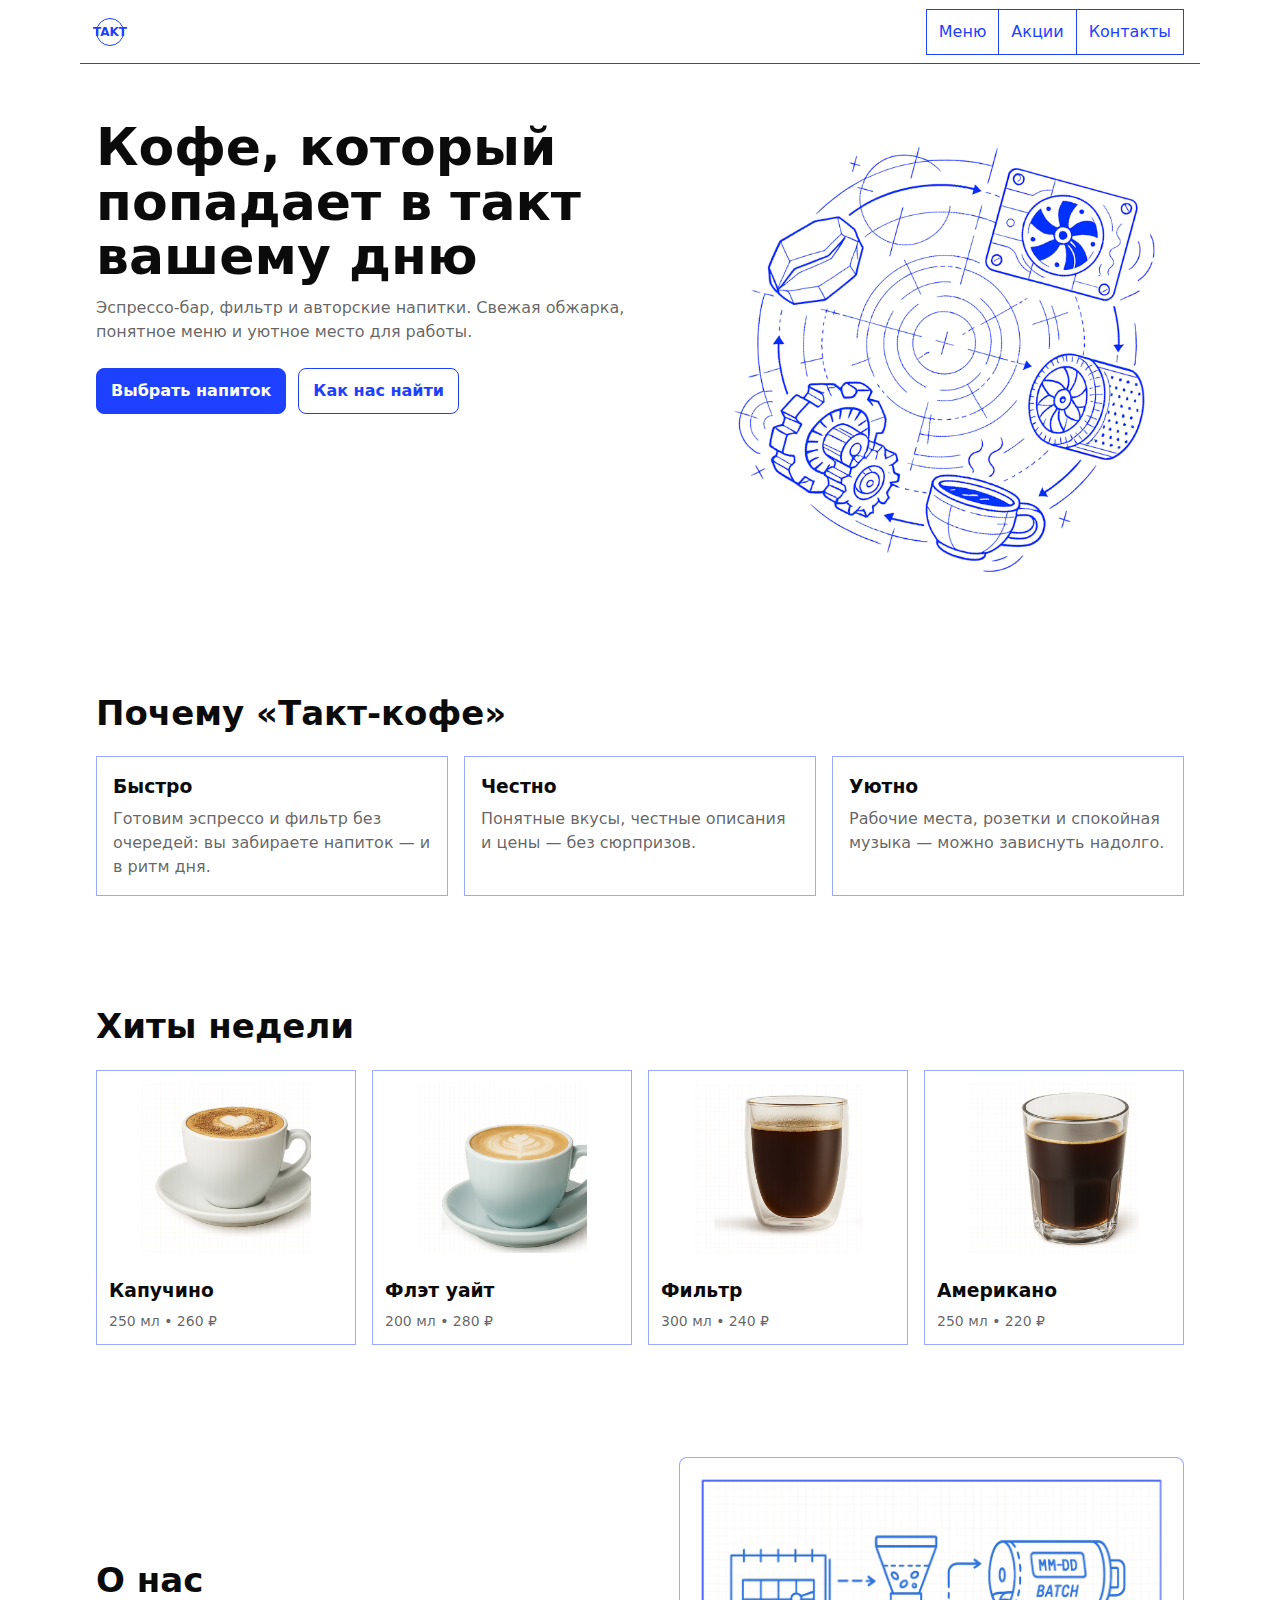
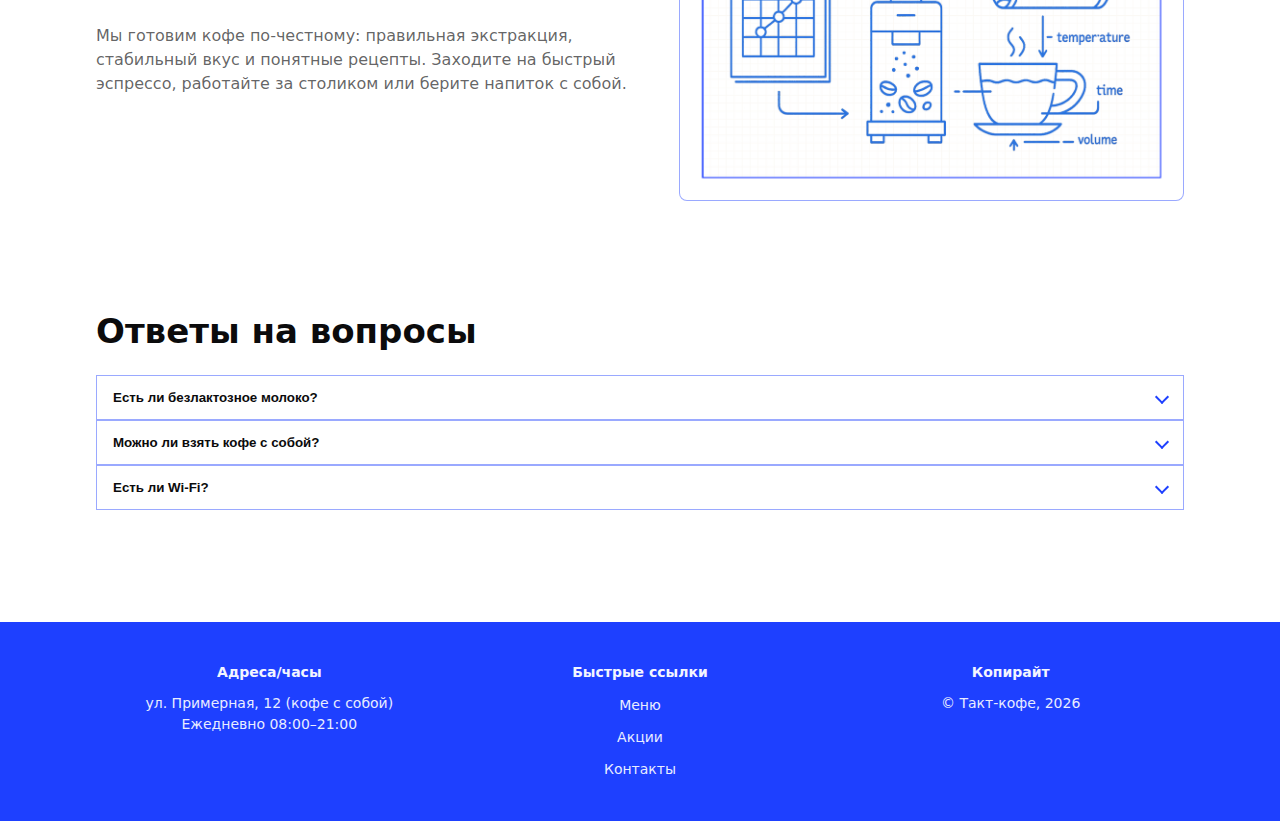
<file: index.html>
<!DOCTYPE html>
<html lang="ru">
  <head>
    <meta charset="UTF-8" />
    <meta name="viewport" content="width=device-width, initial-scale=1.0" />
    <title>Такт-кофе</title>
    <link rel="stylesheet" href="./css/pages/main.css" />
  </head>
  <body>
    <header class="header">
      <div class="container header__inner">
        <a class="header__logo" href="./index.html" aria-label="Такт-кофе">
          <span class="header__logo-badge" aria-hidden="true">TAKT</span>
          <span class="visually-hidden">Такт-кофе</span>
        </a>

        <button class="header__burger" type="button" aria-expanded="false" aria-controls="header-nav">
          <span class="visually-hidden">Открыть меню</span>
          <span class="header__burger-lines" aria-hidden="true"></span>
        </button>

        <nav class="header__nav" id="header-nav" aria-label="Основная навигация">
          <ul class="header__menu">
            <li class="header__menu-item"><a class="header__link" href="./menu.html">Меню</a></li>
            <li class="header__menu-item"><a class="header__link" href="./promotions.html">Акции</a></li>
            <li class="header__menu-item"><a class="header__link" href="./contacts.html">Контакты</a></li>
          </ul>
        </nav>
      </div>
    </header>
    <main>
      <section class="hero">
        <div class="container hero__grid">
          <div>
            <h1 class="hero__title">Кофе, который попадает в такт вашему дню</h1>
            <p class="hero__lead">
              Эспрессо-бар, фильтр и авторские напитки. Свежая обжарка, понятное меню и уютное место для работы.
            </p>
            <div class="hero__cta">
              <a class="button" href="./menu.html">Выбрать напиток</a>
              <a class="button button--ghost" href="./contacts.html">Как нас найти</a>
            </div>
          </div>

          <div class="hero__card card-surface">
            <img src="./assets/images/hero-illustration.png" alt="Схема и инструменты для приготовления кофе" />
          </div>
        </div>
      </section>

      <section class="section">
        <div class="container">
          <h2 class="section__title">Почему «Такт-кофе»</h2>
          <div class="features">
            <article class="feature">
              <h3 class="feature__title">Быстро</h3>
              <p class="feature__text">Готовим эспрессо и фильтр без очередей: вы забираете напиток — и в ритм дня.</p>
            </article>
            <article class="feature">
              <h3 class="feature__title">Честно</h3>
              <p class="feature__text">Понятные вкусы, честные описания и цены — без сюрпризов.</p>
            </article>
            <article class="feature">
              <h3 class="feature__title">Уютно</h3>
              <p class="feature__text">Рабочие места, розетки и спокойная музыка — можно зависнуть надолго.</p>
            </article>
          </div>
        </div>
      </section>

      <section class="section">
        <div class="container">
          <h2 class="section__title">Хиты недели</h2>

          <ul class="hits" aria-label="Популярные напитки">
            <li class="hits__item">
              <a class="hits__link" href="./menu.html#espresso">
                <article class="hits-card">
                  <div class="hits-card__media">
                    <img class="hits-card__img" src="./assets/images/cappuccino.png" alt="Капучино" />
                  </div>
                  <h3 class="hits-card__title">Капучино</h3>
                  <p class="hits-card__meta">250 мл • 260 ₽</p>
                </article>
              </a>
            </li>

            <li class="hits__item">
              <a class="hits__link" href="./menu.html#signature">
                <article class="hits-card">
                  <div class="hits-card__media">
                    <img class="hits-card__img" src="./assets/images/flat-white.png" alt="Флэт уайт" />
                  </div>
                  <h3 class="hits-card__title">Флэт уайт</h3>
                  <p class="hits-card__meta">200 мл • 280 ₽</p>
                </article>
              </a>
            </li>

            <li class="hits__item">
              <a class="hits__link" href="./menu.html#filter">
                <article class="hits-card">
                  <div class="hits-card__media">
                    <img class="hits-card__img" src="./assets/images/filter.png" alt="Фильтр-кофе" />
                  </div>
                  <h3 class="hits-card__title">Фильтр</h3>
                  <p class="hits-card__meta">300 мл • 240 ₽</p>
                </article>
              </a>
            </li>

            <li class="hits__item">
              <a class="hits__link" href="./menu.html#espresso">
                <article class="hits-card">
                  <div class="hits-card__media">
                    <img class="hits-card__img" src="./assets/images/americano.png" alt="Американо" />
                  </div>
                  <h3 class="hits-card__title">Американо</h3>
                  <p class="hits-card__meta">250 мл • 220 ₽</p>
                </article>
              </a>
            </li>
          </ul>
        </div>
      </section>

      <section class="section">
        <div class="container about">
          <div class="about__text">
            <h2 class="section__title">О нас</h2>
            <p class="about__lead">
              Мы готовим кофе по-честному: правильная экстракция, стабильный вкус и понятные рецепты.
              Заходите на быстрый эспрессо, работайте за столиком или берите напиток с собой.
            </p>
          </div>
          <div class="about__media card-surface">
            <img src="./assets/images/about-illustration.png" alt="Схема кофейного оборудования" />
          </div>
        </div>
      </section>

      <section class="section">
        <div class="container">
          <h2 class="section__title">Ответы на вопросы</h2>

          <div class="accordion" aria-label="Частые вопросы">
            <div class="accordion__item">
              <button class="accordion__button" type="button"
                aria-expanded="false" aria-controls="acc-panel-0" id="acc-btn-0">
                Есть ли безлактозное молоко?
              </button>
              <div class="accordion__panel" id="acc-panel-0" role="region" aria-labelledby="acc-btn-0" hidden>
                <div class="accordion__content">
                  <p>Да, есть безлактозное и растительное (овсяное). Можно выбрать при заказе.</p>
                </div>
              </div>
            </div>

            <div class="accordion__item">
              <button class="accordion__button" type="button"
                aria-expanded="false" aria-controls="acc-panel-1" id="acc-btn-1">
                Можно ли взять кофе с собой?
              </button>
              <div class="accordion__panel" id="acc-panel-1" role="region" aria-labelledby="acc-btn-1" hidden>
                <div class="accordion__content">
                  <p>Конечно. Все напитки доступны to go, а ещё у нас есть скидка с вашим стаканом.</p>
                </div>
              </div>
            </div>

            <div class="accordion__item">
              <button class="accordion__button" type="button"
                aria-expanded="false" aria-controls="acc-panel-2" id="acc-btn-2">
                Есть ли Wi‑Fi?
              </button>
              <div class="accordion__panel" id="acc-panel-2" role="region" aria-labelledby="acc-btn-2" hidden>
                <div class="accordion__content">
                  <p>Да. Пароль можно уточнить у бариста — он всегда на стойке.</p>
                </div>
              </div>
            </div>
          </div>

        </div>
      </section>
    </main>

    <footer class="footer">
      <div class="container footer__inner">
        <div class="footer__col">
          <p class="footer__heading">Адреса/часы</p>
          <p class="footer__text">ул. Примерная, 12 (кофе с собой)<br />Ежедневно 08:00–21:00</p>
        </div>

        <nav class="footer__col footer__nav" aria-label="Быстрые ссылки">
          <p class="footer__heading">Быстрые ссылки</p>
          <ul>
            <li><a class="footer__link" href="./menu.html">Меню</a></li>
            <li><a class="footer__link" href="./promotions.html">Акции</a></li>
            <li><a class="footer__link" href="./contacts.html">Контакты</a></li>
          </ul>
        </nav>

        <div class="footer__col">
          <p class="footer__heading">Копирайт</p>
          <p class="footer__text">© Такт-кофе, 2026</p>
        </div>
      </div>
    </footer>

    <script src="./js/header.js" defer></script>
    <script src="./js/accordion.js" defer></script>
  </body>
</html>
</file>
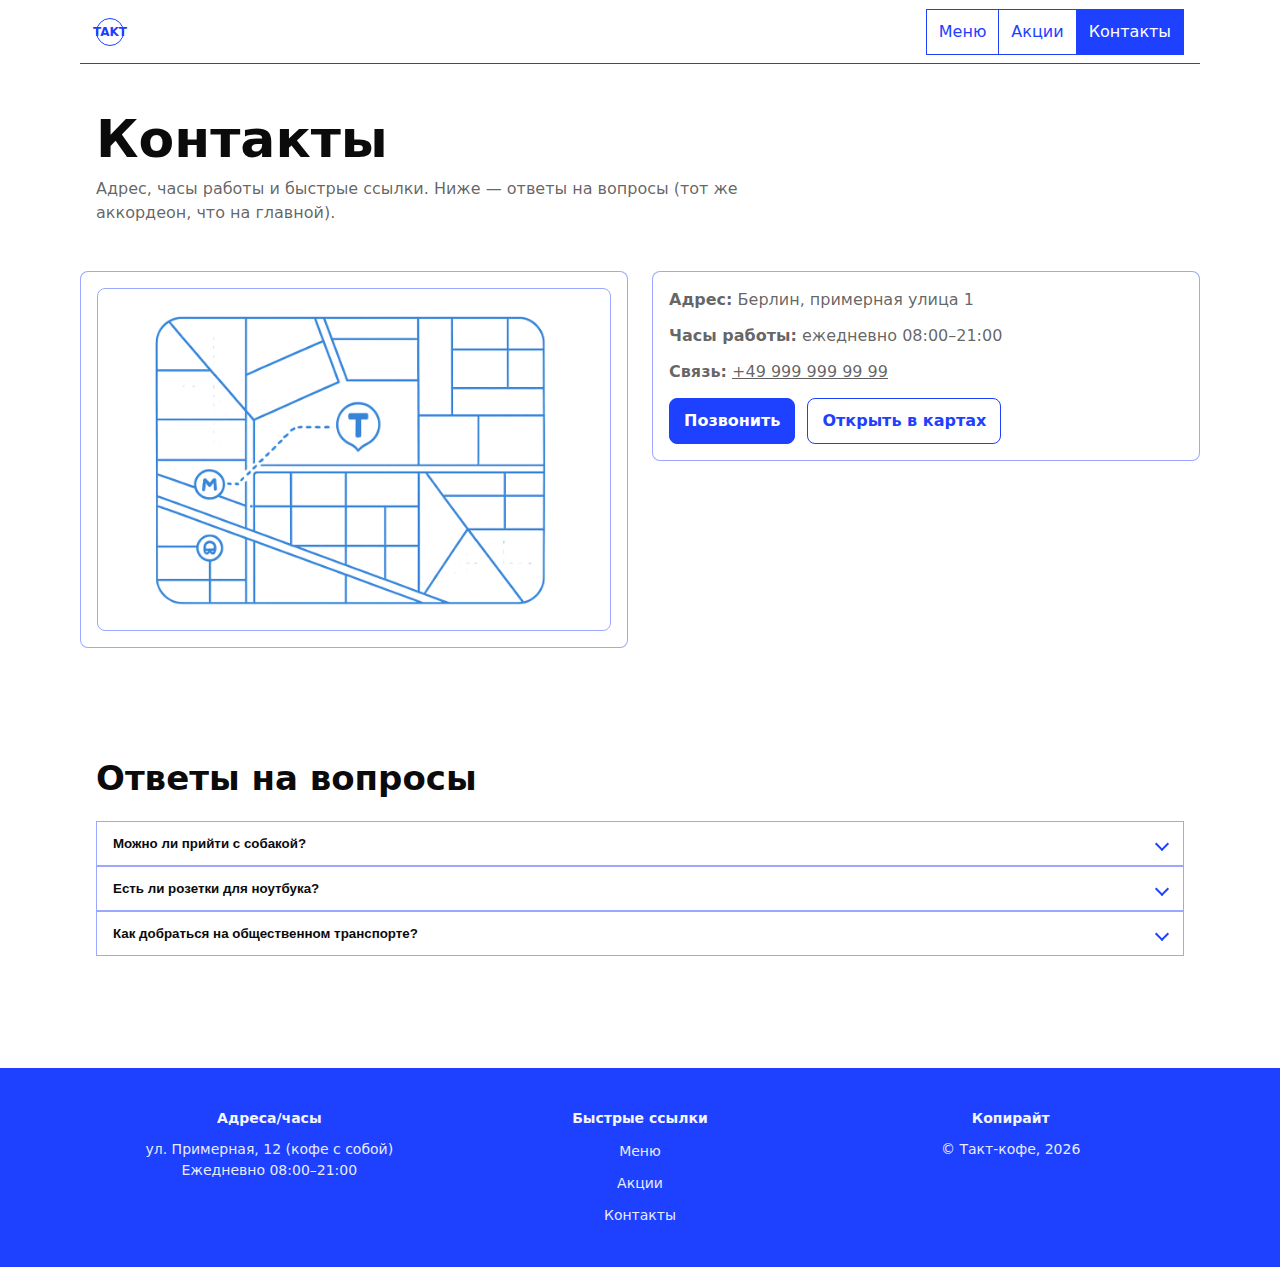
<file: contacts.html>
<!DOCTYPE html>
<html lang="ru">
  <head>
    <meta charset="UTF-8" />
    <meta name="viewport" content="width=device-width, initial-scale=1.0" />
    <title>Контакты — Такт-кофе</title>
    <link rel="stylesheet" href="./css/pages/contacts.css" />
  </head>
  <body>
    <header class="header">
      <div class="container header__inner">
        <a class="header__logo" href="./index.html" aria-label="Такт-кофе">
          <span class="header__logo-badge" aria-hidden="true">TAKT</span>
          <span class="visually-hidden">Такт-кофе</span>
        </a>

        <button class="header__burger" type="button" aria-expanded="false" aria-controls="header-nav">
          <span class="visually-hidden">Открыть меню</span>
          <span class="header__burger-lines" aria-hidden="true"></span>
        </button>

        <nav class="header__nav" id="header-nav" aria-label="Основная навигация">
          <ul class="header__menu">
            <li class="header__menu-item"><a class="header__link" href="./menu.html">Меню</a></li>
            <li class="header__menu-item"><a class="header__link" href="./promotions.html">Акции</a></li>
            <li class="header__menu-item"><a class="header__link header__link--active" href="./contacts.html">Контакты</a></li>
          </ul>
        </nav>
      </div>
    </header>
    <main>
      <section class="page-top">
        <div class="container">
          <h1 class="page-title">Контакты</h1>
          <p class="page-lead">Адрес, часы работы и быстрые ссылки. Ниже — ответы на вопросы (тот же аккордеон, что на главной).</p>
        </div>
      </section>

      <section>
        <div class="container contacts-grid">
          <div class="contacts-card card-surface">
            <img class="contacts__map" src="./assets/images/map-placeholder.png" alt="Плейсхолдер карты" />
          </div>

          <div class="contacts-card card-surface">
            <div class="contacts-list">
              <p><strong>Адрес:</strong> Берлин, примерная улица 1</p>
              <p><strong>Часы работы:</strong> ежедневно 08:00–21:00</p>
              <p><strong>Связь:</strong> <a href="tel:+49999999999">+49 999 999 99 99</a></p>
            </div>

            <div class="contacts-actions">
              <a class="button" href="tel:+49999999999">Позвонить</a>
              <a class="button button--ghost" href="https://yandex.ru/maps/" target="_blank" rel="noopener noreferrer">
                Открыть в картах
              </a>
            </div>
          </div>
        </div>
      </section>

      <section class="section">
        <div class="container">
          <h2 class="section__title">Ответы на вопросы</h2>

          <div class="accordion" aria-label="Вопросы о кофейне">
            <div class="accordion__item">
              <button class="accordion__button" type="button"
                aria-expanded="false" aria-controls="c-acc-panel-0" id="c-acc-btn-0">
                Можно ли прийти с собакой?
              </button>
              <div class="accordion__panel" id="c-acc-panel-0" role="region" aria-labelledby="c-acc-btn-0" hidden>
                <div class="accordion__content">
                  <p>Да, если питомец спокойный и на поводке. Воду для миски дадим.</p>
                </div>
              </div>
            </div>

            <div class="accordion__item">
              <button class="accordion__button" type="button"
                aria-expanded="false" aria-controls="c-acc-panel-1" id="c-acc-btn-1">
                Есть ли розетки для ноутбука?
              </button>
              <div class="accordion__panel" id="c-acc-panel-1" role="region" aria-labelledby="c-acc-btn-1" hidden>
                <div class="accordion__content">
                  <p>Да, в зале есть несколько мест с розетками. Лучше приходить утром — спокойнее.</p>
                </div>
              </div>
            </div>

            <div class="accordion__item">
              <button class="accordion__button" type="button"
                aria-expanded="false" aria-controls="c-acc-panel-2" id="c-acc-btn-2">
                Как добраться на общественном транспорте?
              </button>
              <div class="accordion__panel" id="c-acc-panel-2" role="region" aria-labelledby="c-acc-btn-2" hidden>
                <div class="accordion__content">
                  <p>Постройте маршрут в картах: ближайшая остановка в 3–5 минутах ходьбы.</p>
                </div>
              </div>
            </div>
          </div>

        </div>
      </section>
    </main>

    <footer class="footer">
      <div class="container footer__inner">
        <div class="footer__col">
          <p class="footer__heading">Адреса/часы</p>
          <p class="footer__text">ул. Примерная, 12 (кофе с собой)<br />Ежедневно 08:00–21:00</p>
        </div>

        <nav class="footer__col footer__nav" aria-label="Быстрые ссылки">
          <p class="footer__heading">Быстрые ссылки</p>
          <ul>
            <li><a class="footer__link" href="./menu.html">Меню</a></li>
            <li><a class="footer__link" href="./promotions.html">Акции</a></li>
            <li><a class="footer__link" href="./contacts.html">Контакты</a></li>
          </ul>
        </nav>

        <div class="footer__col">
          <p class="footer__heading">Копирайт</p>
          <p class="footer__text">© Такт-кофе, 2026</p>
        </div>
      </div>
    </footer>
    <script src="./js/header.js" defer></script>
    <script src="./js/accordion.js" defer></script>
  </body>
</html>
</file>
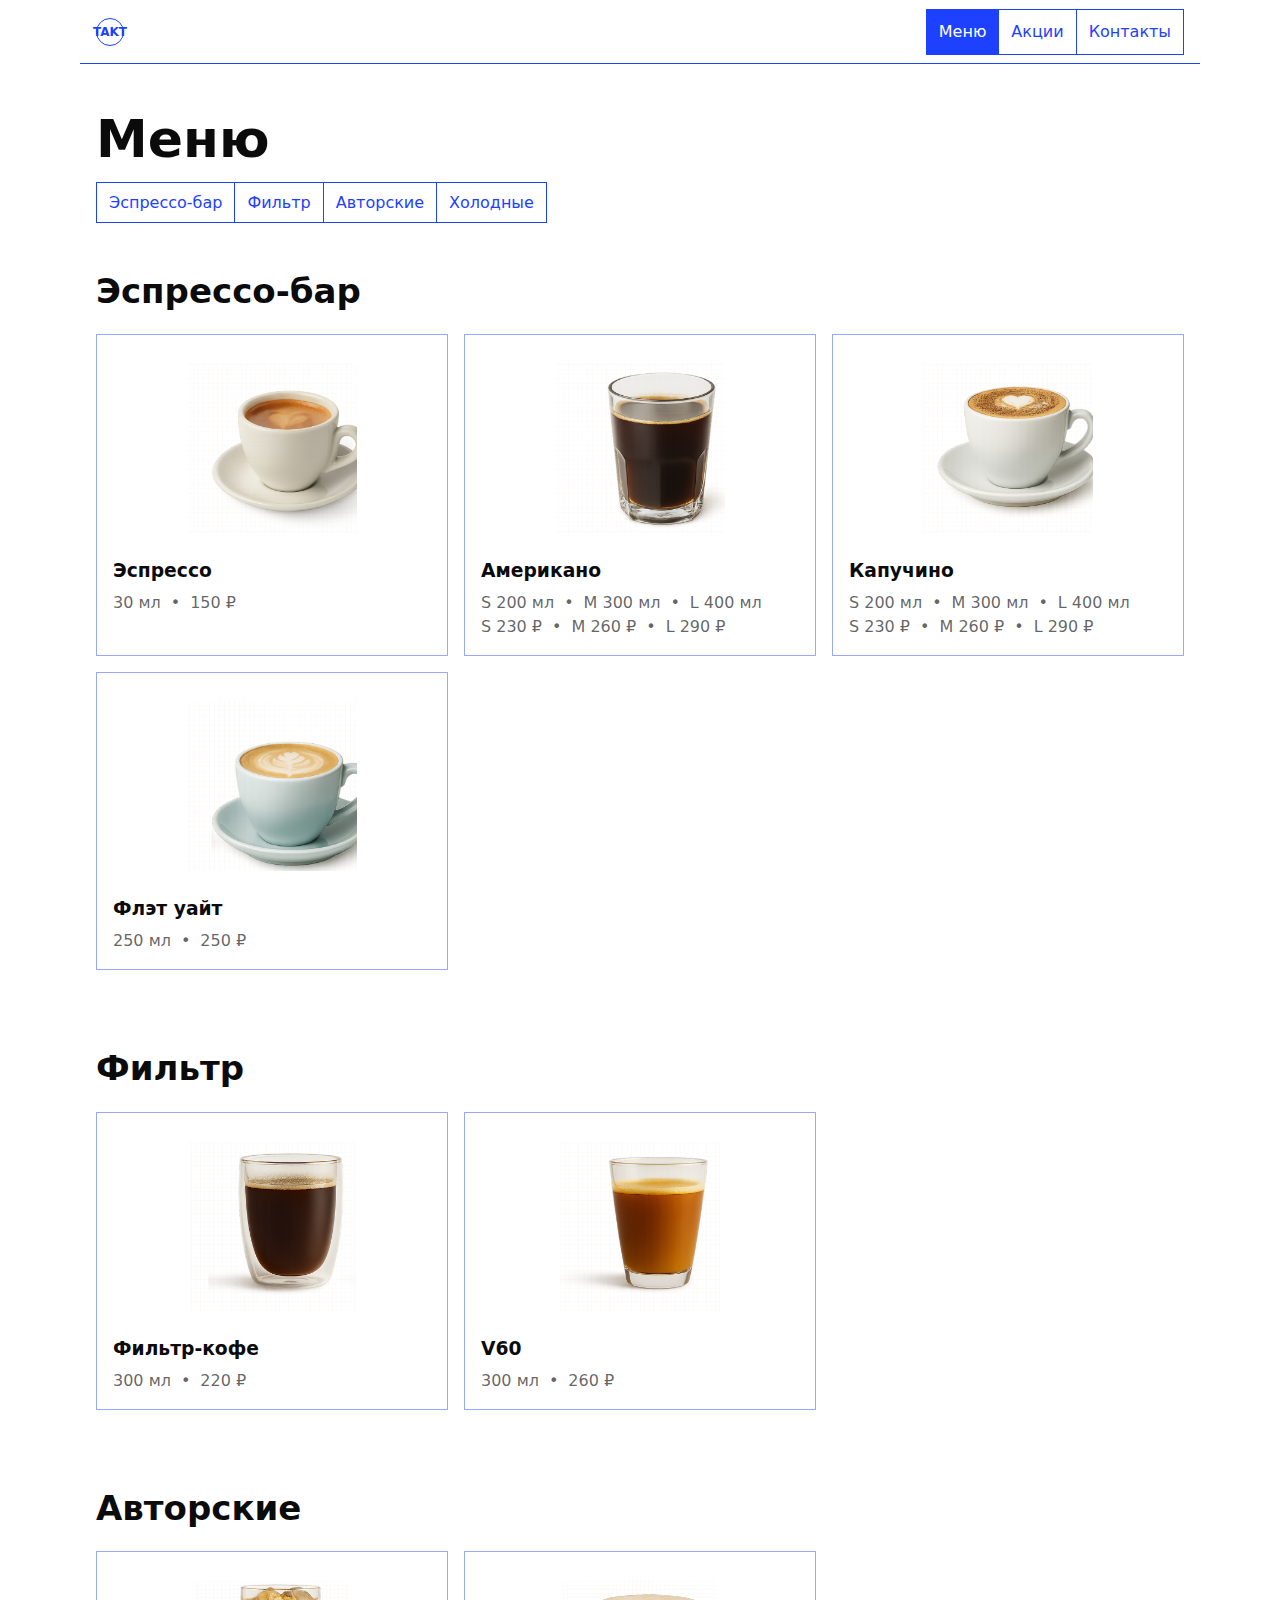
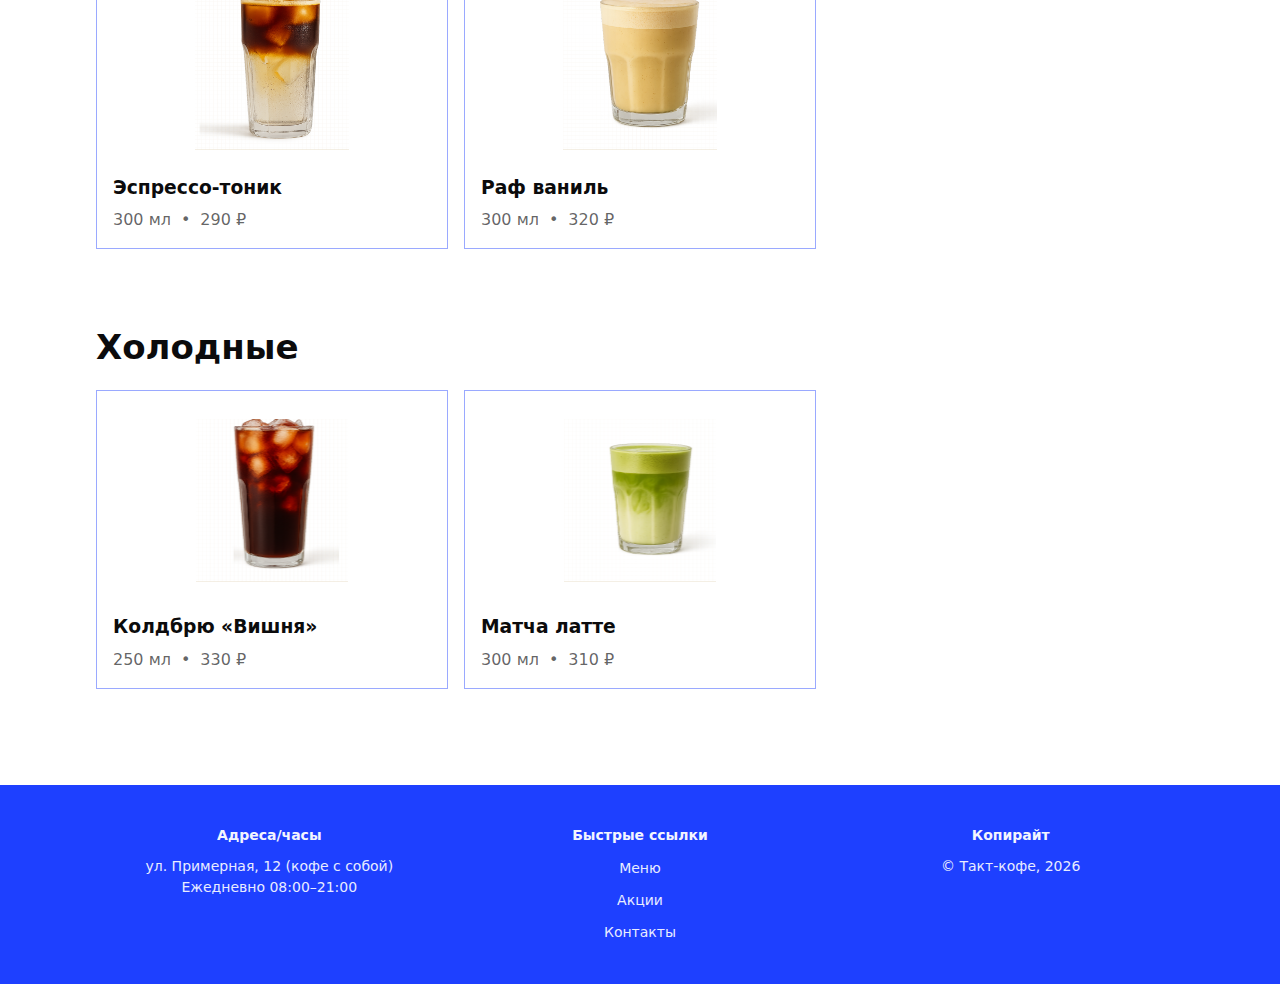
<file: menu.html>
<!DOCTYPE html>
<html lang="ru">
  <head>
    <meta charset="UTF-8" />
    <meta name="viewport" content="width=device-width, initial-scale=1.0" />
    <title>Меню — Такт-кофе</title>
    <link rel="stylesheet" href="./css/pages/menu.css" />
  </head>
  <body>
    <header class="header">
      <div class="container header__inner">
        <a class="header__logo" href="./index.html" aria-label="Такт-кофе">
          <span class="header__logo-badge" aria-hidden="true">TAKT</span>
          <span class="visually-hidden">Такт-кофе</span>
        </a>

        <button class="header__burger" type="button" aria-expanded="false" aria-controls="header-nav">
          <span class="visually-hidden">Открыть меню</span>
          <span class="header__burger-lines" aria-hidden="true"></span>
        </button>

        <nav class="header__nav" id="header-nav" aria-label="Основная навигация">
          <ul class="header__menu">
            <li class="header__menu-item"><a class="header__link header__link--active" href="./menu.html">Меню</a></li>
            <li class="header__menu-item"><a class="header__link" href="./promotions.html">Акции</a></li>
            <li class="header__menu-item"><a class="header__link" href="./contacts.html">Контакты</a></li>
          </ul>
        </nav>
      </div>
    </header>
    <main>
      <section class="menu-page__top">
        <div class="container">
          <h1 class="menu-page__title">Меню</h1>
          <nav class="menu-categories" aria-label="Категории меню">
            <ul class="menu-categories__list">
              <li><a href="#espresso">Эспрессо-бар</a></li>
              <li><a href="#filter">Фильтр</a></li>
              <li><a href="#signature">Авторские</a></li>
              <li><a href="#cold">Холодные</a></li>
            </ul>
          </nav>
        </div>
      </section>

      <section class="menu-section" id="espresso">
        <div class="container">
          <h2 class="section__title">Эспрессо-бар</h2>
          <div class="menu-grid">
            <article class="menu-card">
              <div class="menu-card__media">
                <img class="menu-card__img" src="./assets/images/espresso.png" alt="Эспрессо" />
              </div>
              <h3 class="menu-card__title">Эспрессо</h3>
              <div class="menu-card__meta"><span>30 мл</span><span>•</span><span>150 ₽</span></div>
            </article>

            <article class="menu-card">
              <div class="menu-card__media">
                <img class="menu-card__img" src="./assets/images/americano.png" alt="Американо" />
              </div>
              <h3 class="menu-card__title">Американо</h3>
              <div class="menu-card__meta"><span>S 200 мл</span><span>•</span><span>M 300 мл</span><span>•</span><span>L 400 мл</span></div>
              <div class="menu-card__meta"><span>S 230 ₽</span><span>•</span><span>M 260 ₽</span><span>•</span><span>L 290 ₽</span></div>
            </article>

            <article class="menu-card">
              <div class="menu-card__media">
                <img class="menu-card__img" src="./assets/images/cappuccino.png" alt="Капучино" />
              </div>
              <h3 class="menu-card__title">Капучино</h3>
              <div class="menu-card__meta"><span>S 200 мл</span><span>•</span><span>M 300 мл</span><span>•</span><span>L 400 мл</span></div>
              <div class="menu-card__meta"><span>S 230 ₽</span><span>•</span><span>M 260 ₽</span><span>•</span><span>L 290 ₽</span></div>
            </article>

            <article class="menu-card">
              <div class="menu-card__media">
                <img class="menu-card__img" src="./assets/images/flat-white.png" alt="Флэт уайт" />
              </div>
              <h3 class="menu-card__title">Флэт уайт</h3>
              <div class="menu-card__meta"><span>250 мл</span><span>•</span><span>250 ₽</span></div>
            </article>
          </div>
        </div>
      </section>

      <section class="menu-section" id="filter">
        <div class="container">
          <h2 class="section__title">Фильтр</h2>
          <div class="menu-grid">
            <article class="menu-card">
              <div class="menu-card__media">
                <img class="menu-card__img" src="./assets/images/filter.png" alt="Фильтр-кофе" />
              </div>
              <h3 class="menu-card__title">Фильтр‑кофе</h3>
              <div class="menu-card__meta"><span>300 мл</span><span>•</span><span>220 ₽</span></div>
            </article>

            <article class="menu-card">
              <div class="menu-card__media">
                <img class="menu-card__img" src="./assets/images/v60.png" alt="V60" />
              </div>
              <h3 class="menu-card__title">V60</h3>
              <div class="menu-card__meta"><span>300 мл</span><span>•</span><span>260 ₽</span></div>
            </article>
          </div>
        </div>
      </section>

      <section class="menu-section" id="signature">
        <div class="container">
          <h2 class="section__title">Авторские</h2>
          <div class="menu-grid">
            <article class="menu-card">
              <div class="menu-card__media">
                <img class="menu-card__img" src="./assets/images/espresso-tonic.png" alt="Эспрессо-тоник" />
              </div>
              <h3 class="menu-card__title">Эспрессо‑тоник</h3>
              <div class="menu-card__meta"><span>300 мл</span><span>•</span><span>290 ₽</span></div>
            </article>

            <article class="menu-card">
              <div class="menu-card__media">
                <img class="menu-card__img" src="./assets/images/raf-vanilla.png" alt="Раф ваниль" />
              </div>
              <h3 class="menu-card__title">Раф ваниль</h3>
              <div class="menu-card__meta"><span>300 мл</span><span>•</span><span>320 ₽</span></div>
            </article>
          </div>
        </div>
      </section>

      <section class="menu-section" id="cold">
        <div class="container">
          <h2 class="section__title">Холодные</h2>
          <div class="menu-grid">
            <article class="menu-card">
              <div class="menu-card__media">
                <img class="menu-card__img" src="./assets/images/coldbrew-cherry.png" alt="Колдбрю «Вишня»" />
              </div>
              <h3 class="menu-card__title">Колдбрю «Вишня»</h3>
              <div class="menu-card__meta"><span>250 мл</span><span>•</span><span>330 ₽</span></div>
            </article>

            <article class="menu-card">
              <div class="menu-card__media">
                <img class="menu-card__img" src="./assets/images/matcha-latte.png" alt="Матча латте" />
              </div>
              <h3 class="menu-card__title">Матча латте</h3>
              <div class="menu-card__meta"><span>300 мл</span><span>•</span><span>310 ₽</span></div>
            </article>
          </div>
        </div>
      </section>
    </main>

    <footer class="footer">
      <div class="container footer__inner">
        <div class="footer__col">
          <p class="footer__heading">Адреса/часы</p>
          <p class="footer__text">ул. Примерная, 12 (кофе с собой)<br />Ежедневно 08:00–21:00</p>
        </div>

        <nav class="footer__col footer__nav" aria-label="Быстрые ссылки">
          <p class="footer__heading">Быстрые ссылки</p>
          <ul>
            <li><a class="footer__link" href="./menu.html">Меню</a></li>
            <li><a class="footer__link" href="./promotions.html">Акции</a></li>
            <li><a class="footer__link" href="./contacts.html">Контакты</a></li>
          </ul>
        </nav>

        <div class="footer__col">
          <p class="footer__heading">Копирайт</p>
          <p class="footer__text">© Такт-кофе, 2026</p>
        </div>
      </div>
    </footer>
    <script src="./js/header.js" defer></script>
  </body>
</html>
</file>
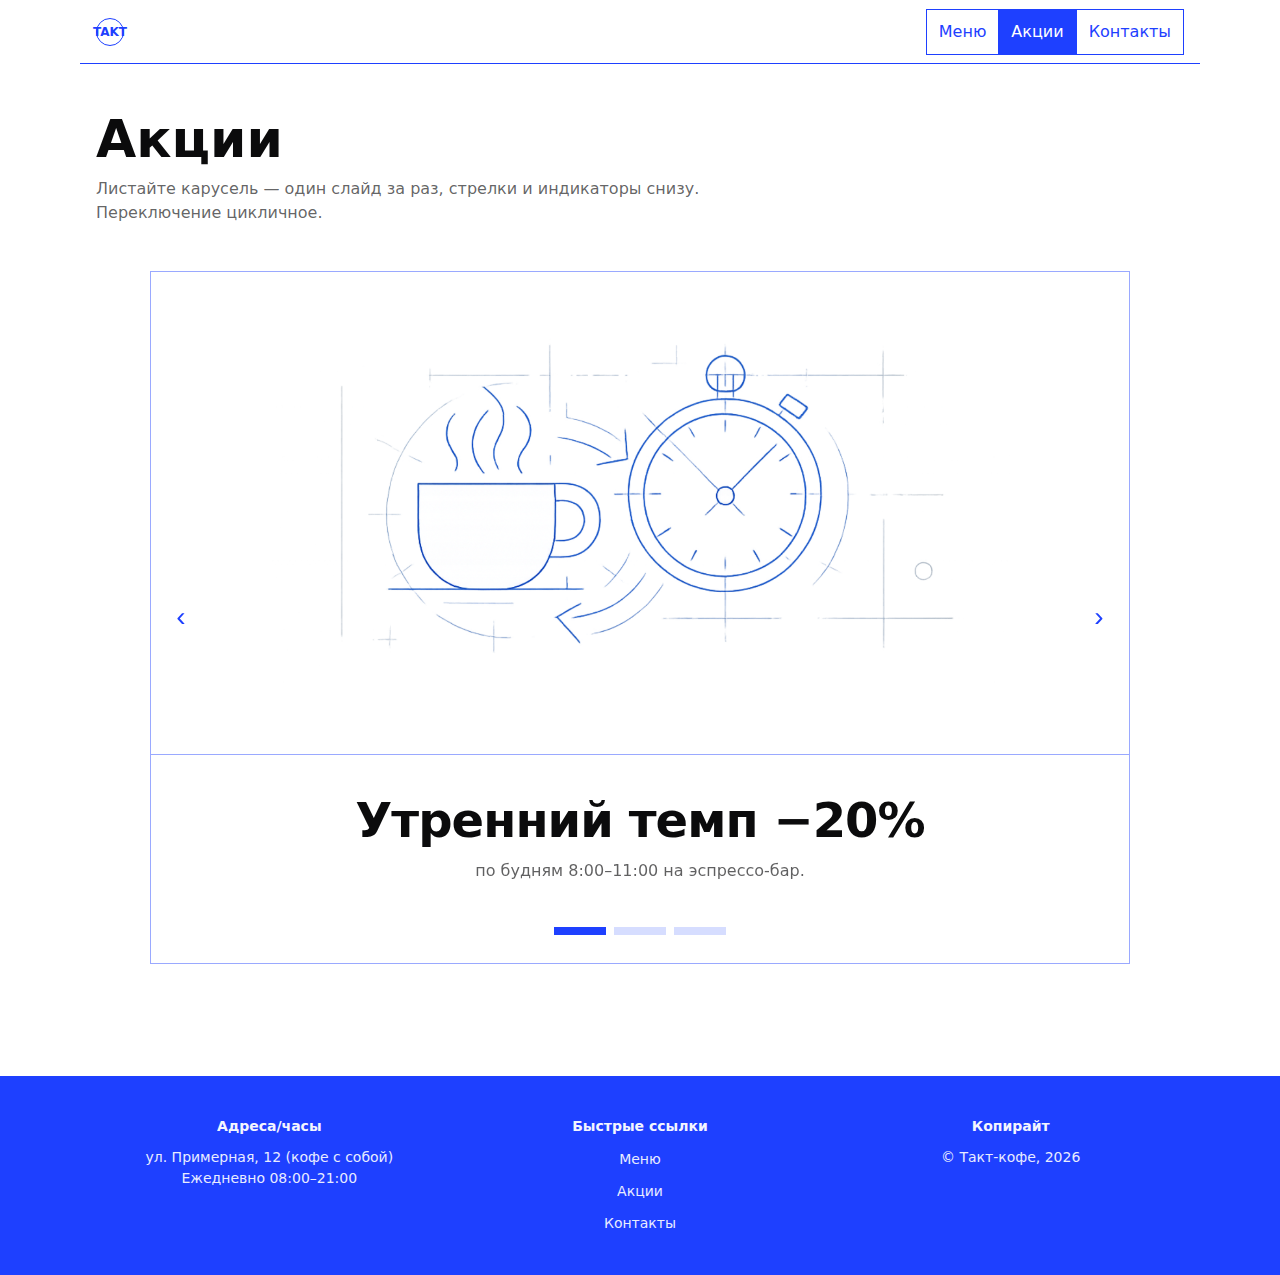
<file: promotions.html>
<!DOCTYPE html>
<html lang="ru">
  <head>
    <meta charset="UTF-8" />
    <meta name="viewport" content="width=device-width, initial-scale=1.0" />
    <title>Акции — Такт-кофе</title>
    <link rel="stylesheet" href="./css/pages/promotions.css" />
  </head>
  <body>
    <header class="header">
      <div class="container header__inner">
        <a class="header__logo" href="./index.html" aria-label="Такт-кофе">
          <span class="header__logo-badge" aria-hidden="true">TAKT</span>
          <span class="visually-hidden">Такт-кофе</span>
        </a>

        <button class="header__burger" type="button" aria-expanded="false" aria-controls="header-nav">
          <span class="visually-hidden">Открыть меню</span>
          <span class="header__burger-lines" aria-hidden="true"></span>
        </button>

        <nav class="header__nav" id="header-nav" aria-label="Основная навигация">
          <ul class="header__menu">
            <li class="header__menu-item"><a class="header__link" href="./menu.html">Меню</a></li>
            <li class="header__menu-item"><a class="header__link header__link--active" href="./promotions.html">Акции</a></li>
            <li class="header__menu-item"><a class="header__link" href="./contacts.html">Контакты</a></li>
          </ul>
        </nav>
      </div>
    </header>
    <main>
      <section class="page-top">
        <div class="container">
          <h1 class="page-title">Акции</h1>
          <p class="page-lead">Листайте карусель — один слайд за раз, стрелки и индикаторы снизу. Переключение цикличное.</p>
        </div>
      </section>

      <section class="promo-wrap">
        <div class="container">
          <div class="carousel" data-carousel aria-label="Карусель акций">
            <div class="carousel__viewport">
              <div class="carousel__track" data-carousel-track>
                <div class="carousel__slide">
                  <div class="carousel__media">
                    <img src="./assets/images/promo-1.png" alt="Иллюстрация к акции «Утренний темп −20%»" />
                  </div>
                  <div class="carousel__body">
                    <h3 class="carousel__title">Утренний темп −20%</h3>
                    <p class="carousel__text">по будням 8:00–11:00 на эспрессо-бар.</p>
                  </div>
                </div>
                <div class="carousel__slide">
                  <div class="carousel__media">
                    <img src="./assets/images/promo-2.png" alt="Иллюстрация к акции «2× бонусов»" />
                  </div>
                  <div class="carousel__body">
                    <h3 class="carousel__title">2× бонусов</h3>
                    <p class="carousel__text">на ягодные напитки весь день.</p>
                  </div>
                </div>
                <div class="carousel__slide">
                  <div class="carousel__media">
                    <img src="./assets/images/promo-3.png" alt="Иллюстрация к акции «−10 ₽ со своим стаканом»" />
                  </div>
                  <div class="carousel__body">
                    <h3 class="carousel__title">−10 ₽ со своим стаканом</h3>
                    <p class="carousel__text">приносите термокружку и получите скидку.</p>
                  </div>
                </div>
              </div>
            </div>

            <button class="carousel__btn carousel__btn--prev" type="button" data-carousel-prev>
              <span class="visually-hidden">Назад</span>
              ‹
            </button>
            <button class="carousel__btn carousel__btn--next" type="button" data-carousel-next>
              <span class="visually-hidden">Вперёд</span>
              ›
            </button>

            <div class="carousel__dots" data-carousel-dots aria-label="Индикаторы слайдов"></div>
          </div>
        </div>
      </section>
    </main>

    <footer class="footer">
      <div class="container footer__inner">
        <div class="footer__col">
          <p class="footer__heading">Адреса/часы</p>
          <p class="footer__text">ул. Примерная, 12 (кофе с собой)<br />Ежедневно 08:00–21:00</p>
        </div>

        <nav class="footer__col footer__nav" aria-label="Быстрые ссылки">
          <p class="footer__heading">Быстрые ссылки</p>
          <ul>
            <li><a class="footer__link" href="./menu.html">Меню</a></li>
            <li><a class="footer__link" href="./promotions.html">Акции</a></li>
            <li><a class="footer__link" href="./contacts.html">Контакты</a></li>
          </ul>
        </nav>

        <div class="footer__col">
          <p class="footer__heading">Копирайт</p>
          <p class="footer__text">© Такт-кофе, 2026</p>
        </div>
      </div>
    </footer>
    <script src="./js/header.js" defer></script>
    <script src="./js/carousel.js" defer></script>
  </body>
</html>
</file>
<file: css/pages/main.css>
/* pages/main.css */
@import url("../variables.css");
@import url("../components/header.css");
@import url("../components/footer.css");
@import url("../components/button.css");
@import url("../components/accordion.css");

.hero {
  padding: 56px 0 40px;
}

.hero__grid {
  display: grid;
  gap: var(--gap-4);
}

.hero__title {
  font-size: var(--h1);
  line-height: 1.05;
  font-weight: 900;
}

.hero__lead {
  color: var(--color-muted);
  max-width: 62ch;
  margin-top: 12px;
}

.hero__cta {
  display: flex;
  gap: 12px;
  flex-wrap: wrap;
  margin-top: var(--gap-4);
}

.hero__card {
  padding: 0;
  border: 0;
  border-radius: 0;
}

.hero__card img {
  width: 100%;
  height: auto;
}

.features {
  display: grid;
  gap: var(--gap-3);
}

.feature {
  padding: 16px;
  border: 1px solid var(--border-color);
  background: #fff;
}

.feature__title {
  font-weight: 800;
  margin-bottom: 6px;
}

.feature__text {
  color: var(--color-muted);
}

.hits {
  display: grid;
  gap: var(--gap-3);
}

.hits__link {
  text-decoration: none;
  display: block;
}

.hits-card {
  border: 1px solid var(--border-color);
  background: #fff;
  overflow: hidden;
}

.hits-card__media {
  background: #ffffff;
  padding: 12px;
  min-height: 190px;
  display: flex;
  align-items: center;
  justify-content: center;
}

.hits-card__img {
  max-height: 170px;
  width: 100%;
  object-fit: contain;
}

.hits-card__title {
  padding: 12px 12px 0;
  font-weight: 800;
}

.hits-card__meta {
  padding: 6px 12px 12px;
  color: var(--color-muted);
  font-size: var(--text-sm);
}

.hits__link:hover .hits-card {
  background: var(--accent-soft);
}

.about {
  display: grid;
  gap: var(--gap-4);
  align-items: start;
}

.about__lead {
  color: var(--color-muted);
  max-width: 65ch;
}

.about__media {
  padding: 12px;
}

@media (min-width: 704px) {
  .hero__grid {
    grid-template-columns: 1.1fr 0.9fr;
    align-items: start;
  }

  .features {
    grid-template-columns: repeat(3, 1fr);
  }

  .hits {
    grid-template-columns: repeat(2, 1fr);
  }

  .about {
    grid-template-columns: 1.05fr 0.95fr;
    align-items: center;
  }
}

@media (min-width: 1024px) {
  .hits {
    grid-template-columns: repeat(4, 1fr);
  }
}
</file>
<file: css/pages/contacts.css>
/* pages/contacts.css */
@import url("../variables.css");
@import url("../components/header.css");
@import url("../components/footer.css");
@import url("../components/button.css");
@import url("../components/accordion.css");

.page-top { padding: 48px 0 18px; }
.page-title { font-size: var(--h1); line-height: 1.05; }
.page-lead { color: var(--color-muted); margin-top: 10px; max-width: 70ch; }

.contacts-grid {
  display: grid;
  gap: var(--gap-4);
  padding: 28px 0 56px;
}

.contacts-card { padding: 16px; }

.contacts__map {
  width: 100%;
  height: auto;
  border-radius: var(--radius);
  border: 1px solid var(--border-color);
}

.contacts-list {
  display: grid;
  gap: 12px;
  color: var(--color-muted);
}

.contacts-actions {
  display: flex;
  gap: 12px;
  flex-wrap: wrap;
  margin-top: 14px;
}

@media (min-width: 704px) {
  .contacts-grid {
    grid-template-columns: 1fr 1fr;
    align-items: start;
  }
}
</file>
<file: css/pages/menu.css>
/* pages/menu.css */
@import url("../variables.css");
@import url("../components/header.css");
@import url("../components/footer.css");
@import url("../components/button.css");

.menu-page__top {
  padding: 48px 0 18px;
}

.menu-page__title {
  font-size: var(--h1);
  line-height: 1.05;
  font-weight: 900;
}

.menu-categories {
  margin-top: var(--gap-4);
}

.menu-categories__list {
  display: flex;
  flex-wrap: wrap;
  gap: 0;
}

.menu-categories__list a {
  text-decoration: none;
  padding: 10px 12px;
  border: 1px solid var(--accent-color);
  color: var(--accent-color);
  background: transparent;
}

.menu-categories__list li + li a {
  border-left: 0;
}

.menu-categories__list a:hover {
  background: var(--accent-soft);
}

.menu-section {
  padding: 40px 0;
  scroll-margin-top: 86px;
}

.menu-grid {
  display: grid;
  gap: var(--gap-3);
}

.menu-card {
  padding: 16px;
  border: 1px solid var(--border-color);
  background: #fff;
  overflow: hidden;
}

.menu-card__media {
  background: #ffffff;
  padding: 12px;
  min-height: 190px;
  display: flex;
  align-items: center;
  justify-content: center;
}

.menu-card__img {
  max-height: 170px;
  width: 100%;
  object-fit: contain;
}

.menu-card__title {
  font-weight: 800;
  margin-bottom: 6px;
  margin-top: 12px;
}

.menu-card__meta {
  color: var(--color-muted);
  display: flex;
  gap: 10px;
  flex-wrap: wrap;
}

@media (min-width: 704px) {
  .menu-grid { grid-template-columns: repeat(2, 1fr); }
}

@media (min-width: 1024px) {
  .menu-grid { grid-template-columns: repeat(3, 1fr); }
}
</file>
<file: css/pages/promotions.css>
/* pages/promotions.css */
@import url("../variables.css");
@import url("../components/header.css");
@import url("../components/footer.css");
@import url("../components/button.css");
@import url("../components/carousel.css");

.page-top { padding: 48px 0 18px; }
.page-title { font-size: var(--h1); line-height: 1.05; }
.page-lead { color: var(--color-muted); margin-top: 10px; max-width: 70ch; }

.promo-wrap { padding: 28px 0 56px; }
</file>
